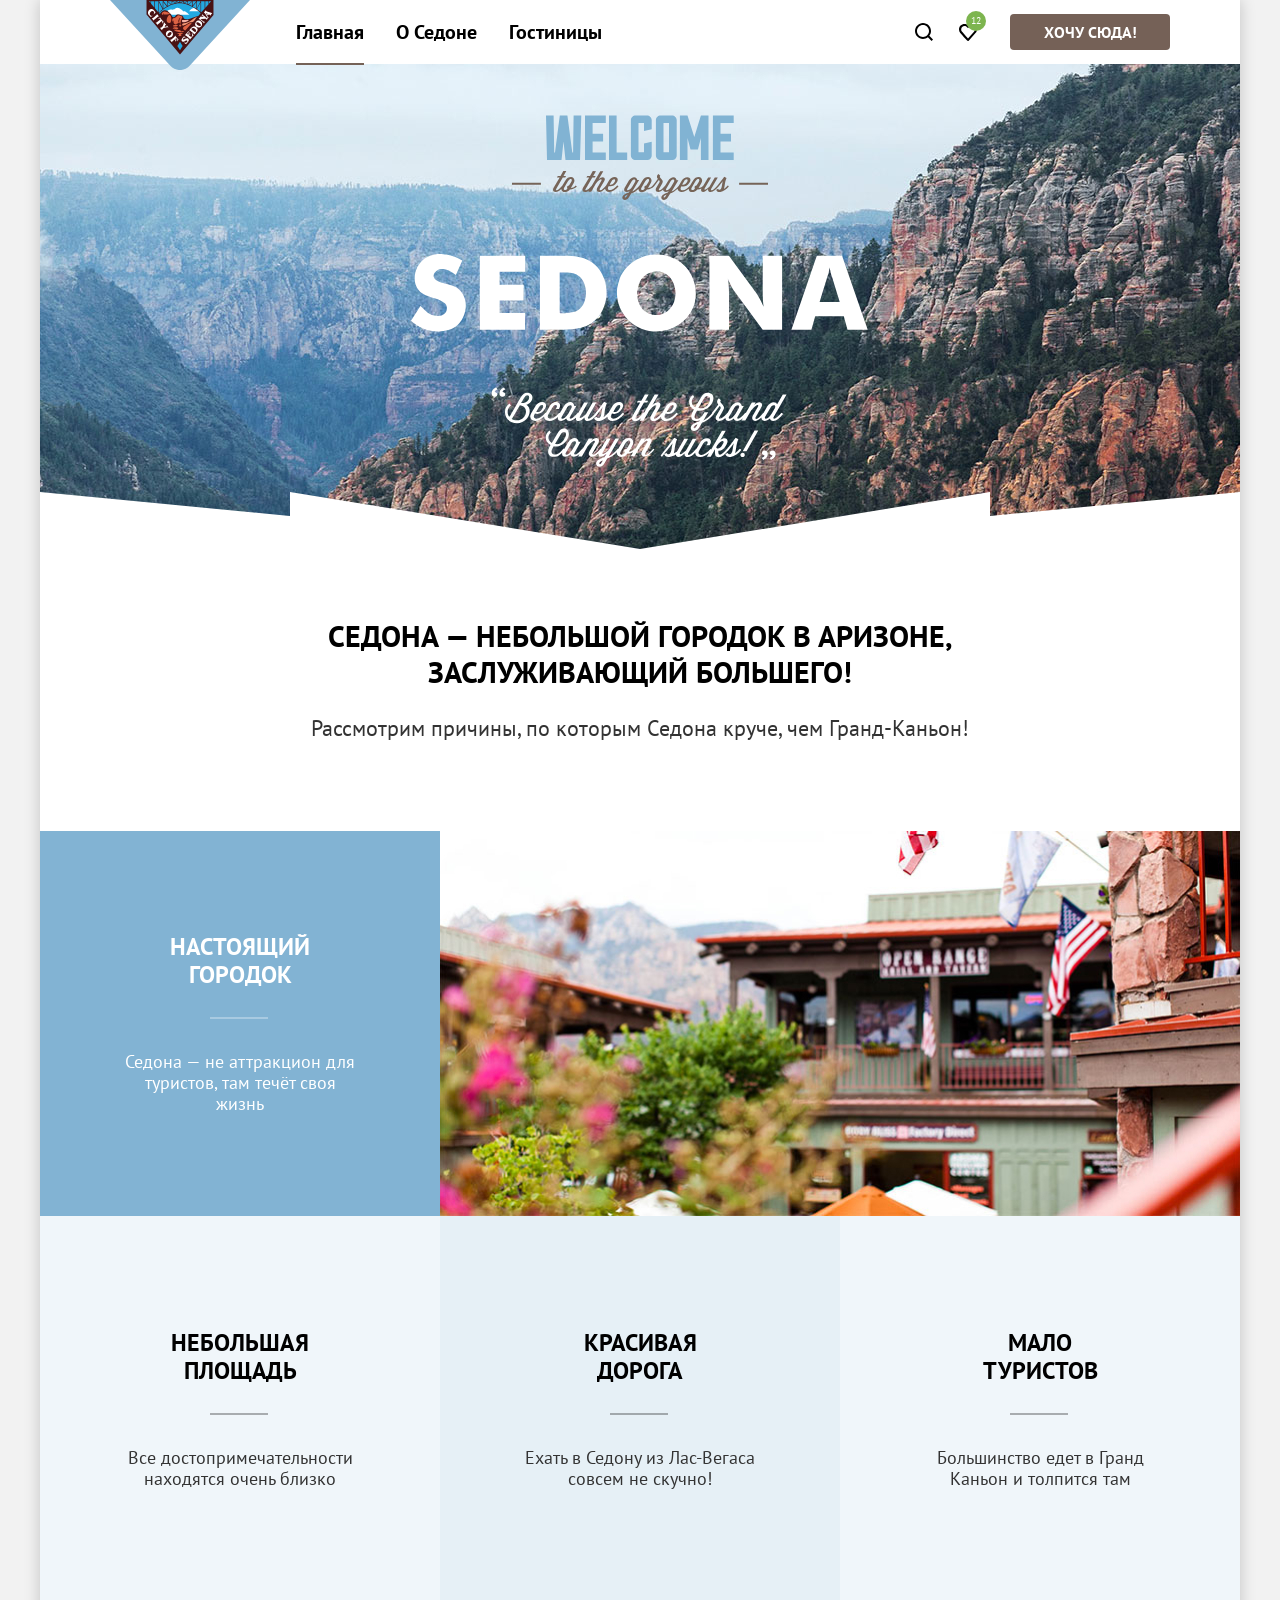
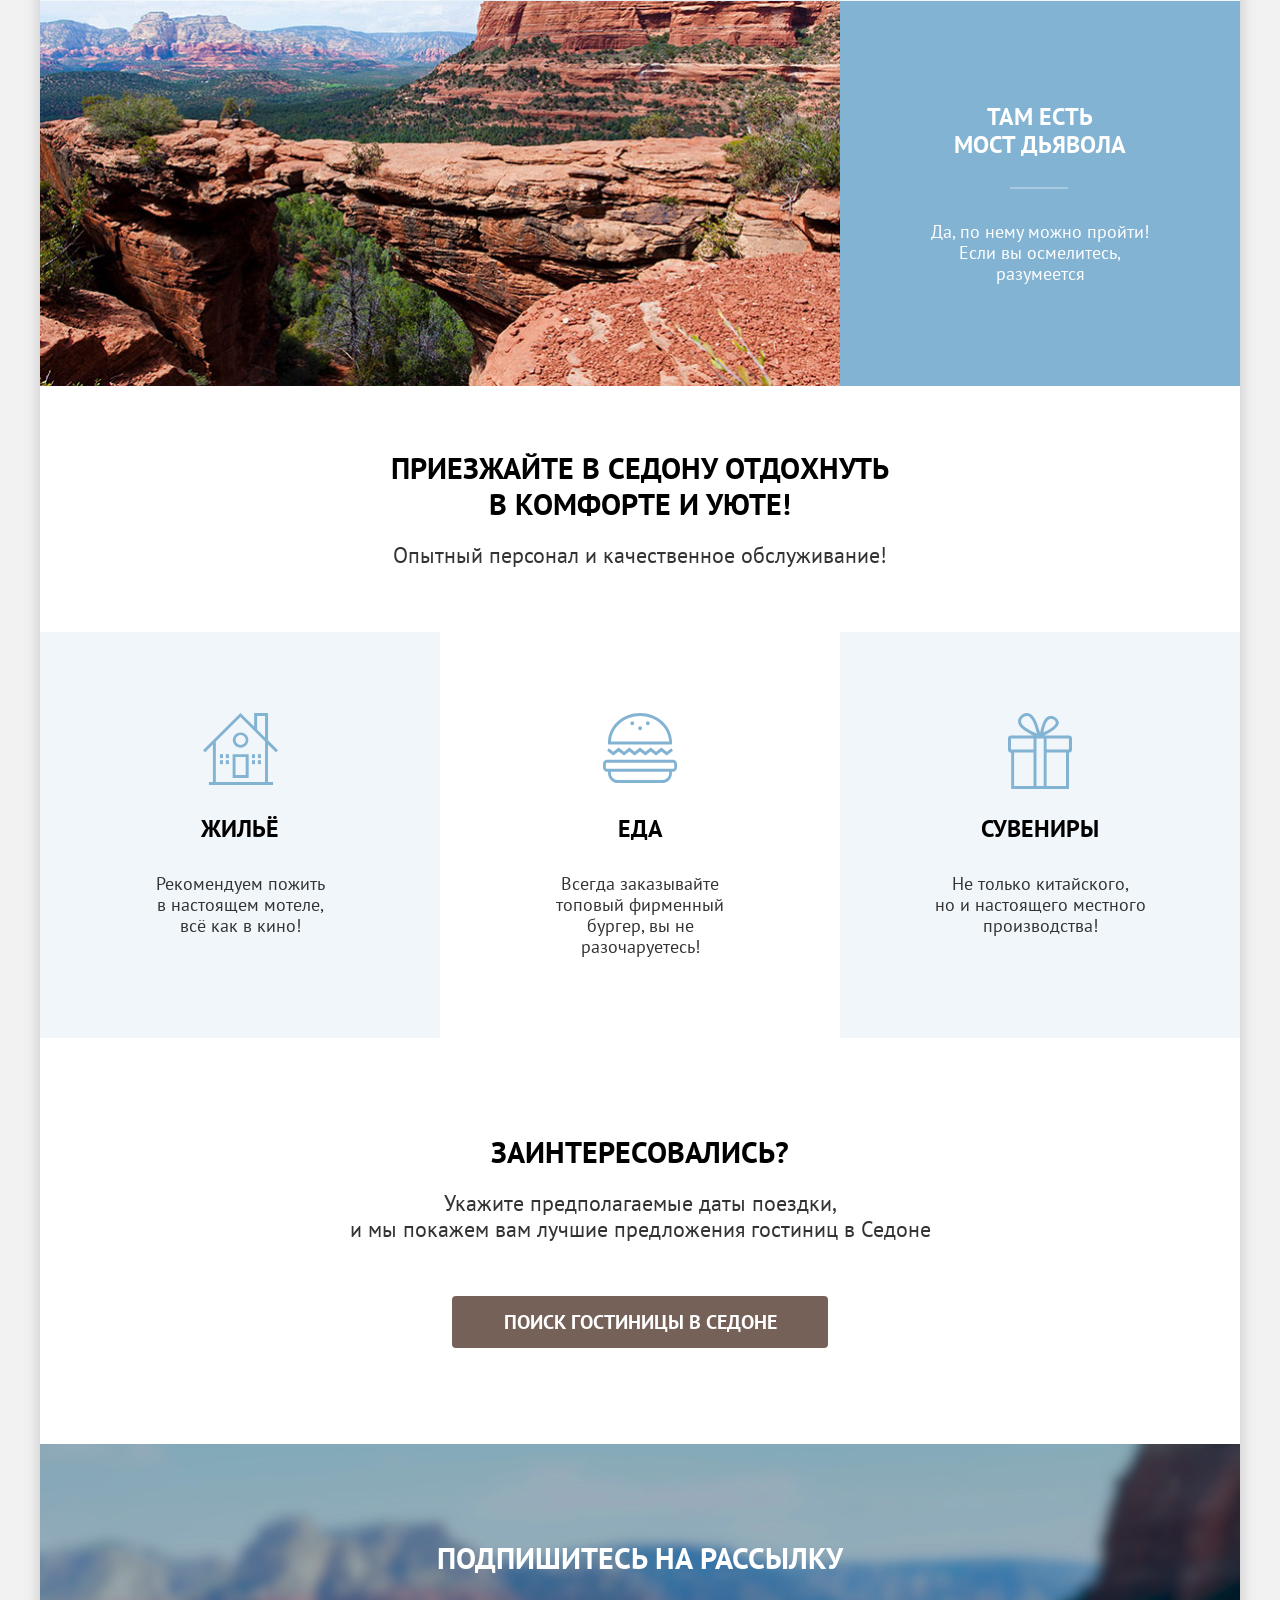
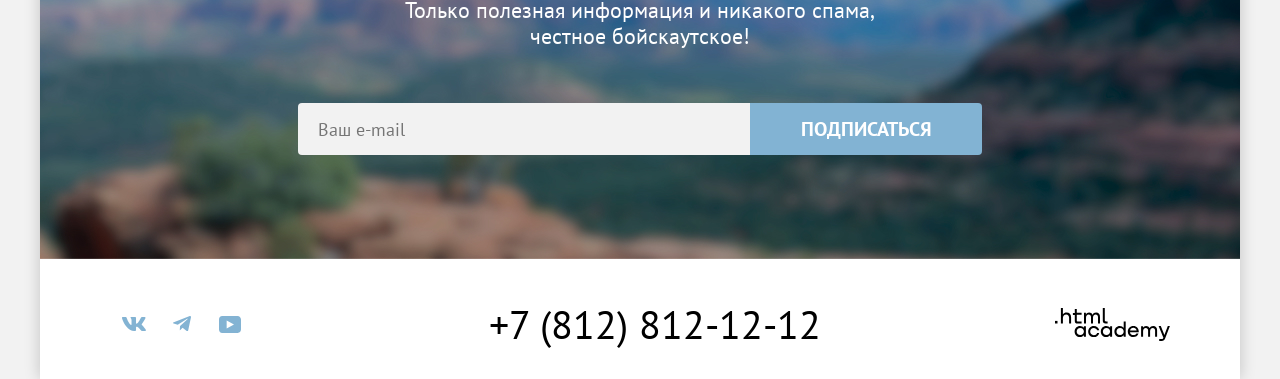
<file: index.html>
<!DOCTYPE html>

<html lang="ru">

  <head>

    <meta charset="utf-8">
    <title>HTML Academy: Седона</title>
    <link rel="shortcut icon" href="./favicon.ico" sizes="32x32" type="image/x-icon">
    <link rel="stylesheet" href="./styles/styles.css">

  </head>

  <body>

    <div class="page-container">

      <header class="page-header" data-test="header">
        <!-- Шапка сайта -->

        <a class="logo logo__header" href="./index.html">

          <img class="logo__images" src="./images/decorative/sedona-logo.svg"
            width="140" height="70" alt="Логотип Седоны">

        </a>

        <nav class="navigation-menu">

          <ul class="navigation-menu-list">

            <li class="navigation-menu-item">

              <a class="navigation-menu-link navigation-menu-link__active
                title title__smaller" href="#">
                Главная
              </a>

            </li>

            <li class="navigation-menu-item">

              <a class="navigation-menu-link title title__smaller" href="#">
                О Седоне
              </a>

            </li>

            <li class="navigation-menu-item">

              <a class="navigation-menu-link title title__smaller"
                href="./catalog.html">
                Гостиницы
              </a>

            </li>

          </ul>

        </nav>

        <ul class="user-menu-list">

          <li class="user-menu-item">

            <a class="user-menu-link user-menu-link__search" href="#">
              <span class="visually-hidden">Поиск</span>
            </a>

          </li>

          <li class="user-menu-item">

            <a class="user-menu-link user-menu-link__favorites" href="#">
              <span class="visually-hidden">Избранное</span>
              <span class="favorite-count">12</span>
            </a>

          </li>

        </ul>

        <a class="button button__user-menu" href="#">
          ХОЧУ СЮДА!
        </a>

      </header>

      <main class="main" data-test="main">
        <!-- Основное содержимое страницы -->

        <section class="hero" data-test="hero">

          <h1 class="visually-hidden">
            Сайт города Седона
          </h1>

          <img class="hero-img" src="./images/decorative/welcome.svg"
            width="458" height="352" alt="Welcome to the gorgeous Sedona,
            because the Grand Canyon sucks!">

        </section>

        <section class="advantages" data-test="advantages">

          <header class="advantages-header">

            <h2 class="title title__medium advantages-header-title">
              Седона — небольшой городок в Аризоне, заслуживающий большего!
            </h2>

            <p class="text text__secondary">
              Рассмотрим причины, по которым Седона круче, чем Гранд-Каньон!
            </p>

          </header>

          <ul class="advantages-list">

            <li class="advantages-item advantages-item__with-picture-right">

              <div class="advantages-item-text">

                <h3 class="title title__small text__on-bg advantages-item-title
                  advantages-item-title__on-bg">
                  Настоящий городок
                </h3>

                <p class="text text__small text__on-bg">
                  Седона — не аттракцион для туристов, там течёт своя жизнь
                </p>

              </div>

              <img class="advantages-photo" src="./images/photo-1.jpg"
                width="800" height="385" alt="Части улицы Седоны">

            </li>

            <li class="advantages-item">

              <div class="advantages-item-text">

                <h3 class="title title__small advantages-item-title">
                  Небольшая площадь
                </h3>

                <p class="text text__small text__secondary">
                  Все достопримечательности находятся очень близко
                </p>

              </div>

            </li>

            <li class="advantages-item">

              <div class="advantages-item-text">

                <h3 class="title title__small advantages-item-title">
                  Красивая дорога
                </h3>

                <p class="text text__small text__secondary">
                  Ехать в Седону из Лас-Вегаса совсем не скучно!
                </p>

              </div>

            </li>

            <li class="advantages-item">

              <div class="advantages-item-text">

                <h3 class="title title__small advantages-item-title">
                  Мало туристов
                </h3>

                <p class="text text__small text__secondary">
                  Большинство едет в Гранд Каньон и толпится там
                </p>

              </div>

            </li>

            <li class="advantages-item advantages-item__with-picture-left">

              <div class="advantages-item-text">

                <h3 class="title title__small text__on-bg advantages-item-title
                  advantages-item-title__on-bg">
                  Там есть<br>мост дьявола
                </h3>

                <p class="text text__small text__on-bg">
                  Да, по нему можно пройти! Если вы осмелитесь, разумеется
                </p>

              </div>

              <img class="advantages-photo" src="./images/photo-2.jpg"
                width="800" height="385" alt="Большая природная каменная врка">

            </li>

          </ul>

        </section>

        <section class="service" data-test="service">

          <header class="service-header">

            <h2 class="title title__medium service-header-title">
              Приезжайте в Седону отдохнуть в комфорте и уюте!
            </h2>

            <p class="text text__secondary">
              Опытный персонал и качественное обслуживание!
            </p>

          </header>

          <ul class="service-list">

            <li class="service-item service-item__home">

              <h3 class="title title__small service-item-title">
                Жильё
              </h3>

              <p class="text text__small text__secondary">
                Рекомендуем пожить<br>в настоящем мотеле,<br>всё как в кино!
              </p>

            </li>

            <li class="service-item service-item__food">

              <h3 class="title title__small service-item-title">
                Еда
              </h3>

              <p class="text text__small text__secondary">
                Всегда заказывайте<br>топовый фирменный бургер, вы не разочаруетесь!
              </p>

            </li>

            <li class="service-item service-item__souvenir">

              <h3 class="title title__small service-item-title">
                Сувениры
              </h3>

              <p class="text text__small text__secondary">
                Не только китайского,<br>но и настоящего местного производства!
              </p>

            </li>

          </ul>

        </section>

        <section class="search" data-test="search">

          <h2 class="visually-hidden">
            Поиск гостинницы
          </h2>

          <p class="title title__medium search-title">
            Заинтересовались?
          </p>

          <p class="text text__secondary search-text">
            Укажите предполагаемые даты поездки,<br>и мы покажем вам
            лучшие предложения гостиниц в Седоне
          </p>

          <button class="button button__big-text button__search" type="button"
            onclick="document.getElementById('search-hotel').showModal()">
            Поиск гостиницы в Седоне
          </button>

        </section>

        <section class="subscribe subscribe__main" data-test="subscribe">

          <h2 class="title title__medium text__on-bg subscribe-title">
            Подпишитесь на рассылку
          </h2>

          <p class="text text__on-bg subscribe-text">
            Только полезная информация и никакого спама,<br>
            честное бойскаутское!
          </p>

          <form class="subscription-form" action="https://echo.htmlacademy.ru/"
            method="post">

            <label class="visually-hidden" for="subscriptions-email">
              Email
            </label>

            <input class="input input__subscriptions" type="email"
              name="subscriptions-email" id="subscriptions-email" placeholder="Ваш e-mail"
              required>

            <button class="button button__big-text button__secondary
              button__subscribe" type="submit">
              Подписаться
            </button>

          </form>

        </section>

      </main>

      <footer class="page-footer" data-test="footer">
        <!-- подвал сайта -->

        <ul class="social-list">

          <li class="social-item">

            <a class="social-link social-link__vk" href="https://vk.com/htmlacademy">
              <span class="visually-hidden">Ссылка на страницу в ВК</span>
            </a>

          </li>

          <li class="social-item">

            <a class="social-link social-link__tg" href="https://t.me/htmlacademy">
              <span class="visually-hidden">Ссылка на группу в Telegram</span>
            </a>

          </li>

          <li class="social-item">

            <a class="social-link social-link__youtube"
              href="https://www.youtube.com/user/htmlacademyru">
              <span class="visually-hidden">Ссылка на канал в YouTube</span>
            </a>

          </li>

        </ul>

        <a class="phone-link text text__phone" href="tel:+78128121212">
          +7 (812) 812-12-12
        </a>

        <a class="logo logo__html-academy"
          href="https://htmlacademy.ru/intensive/htmlcss">
          <span class="visually-hidden">Ссылка на курс HtmlAcademy</span>
        </a>

      </footer>

      <dialog class="modal" id="search-hotel">
        <!-- модальное окно -->

        <button class="close-modal" type="button"
          onclick="document.getElementById('search-hotel').close()">
          <span class="visually-hidden">
            Закрыть
          </span>
        </button>

        <section class="modal-content">

          <h2 class="title title__medium search-form-title">
            Поиск гостиницы в Седоне
          </h2>

          <form class="search-hotel-form" action="https://echo.htmlacademy.ru/"
              method="post">

            <p class="title title__smaller text__arrival-date">
              Дата заезда:
            </p>

            <label class="label-date" for="arrival-date">
              <input class="input input__date" type="text" id="arrival-date"
                name="arrival-date" placeholder="Введите дату"
                value="27 апреля 2020" required>
            </label>

            <p class="text text__smaller text__error
              text__modal-date-arrival">
              Мы не можем отправить вас в прошлое.
            </p>

            <p class="title title__smaller text__departure-date">
              Дата выезда:
            </p>

            <label class="label-date label-date__departure" for="departure-date">
              <input class="input input__date" type="text" id="departure-date"
                name="departure-date" placeholder="Введите дату"
                value="1 сентября 2023" required>
            </label>

            <p class="text text__smaller text__modal-date-departure">
              На эти даты есть свободные номера. Пока есть.
            </p>

            <div class="persons">

              <div class="person-count person-count__adults">

                <p class="title title__smaller person-definition">
                  Взрослые:
                </p>

                <div class="count-wrapper">

                  <button class="button-count button-count-plus" type="button"
                    name="burron-count-plus-adults">
                    <span class="visually-hidden">
                      Кнопка плюс
                    </span>
                  </button>

                  <label class="label-count" for="adults">
                    <input class="input input__count" type="number"
                      id="adults" name="adults" value="2" required>
                  </label>

                  <button class="button-count button-count-minus" type="button"
                    name="burron-count-minus-adults">
                    <span class="visually-hidden">
                      Кнопка минус
                    </span>
                  </button>

                </div>

              </div>

              <div class="person-count person-count__children">

                <div class="text-children-wrapper">

                  <p class="title title__smaller person-definition">
                    Дети:
                  </p>

                  <button class="button-info" type="button">

                    <span class="visually-hidden">
                      Подсказка о количестве детей
                    </span>

                    <span class="text text__on-bg text__tooltip">
                    Укажите количество детей, которые будут с вами,
                    возраст которых от 6 до 18 лет. Дети до 6 лет
                    размещаются бесплатно.
                  </span>

                  </button>

                </div>

                <div class="count-wrapper">

                  <button class="button-count button-count-plus" type="button"
                    name="burron-count-plus-children">
                    <span class="visually-hidden">
                      Кнопка плюс
                    </span>
                  </button>

                  <label class="label-count" for="children">
                    <input class="input input__count" type="number"
                      id="children" name="children" value="2" required>
                  </label>

                  <button class="button-count button-count-minus" type="button"
                    name="burron-count-minus-children">
                    <span class="visually-hidden">
                      Кнопка минус
                    </span>
                  </button>

                </div>

              </div>

            </div>

            <button class="button button__secondary button__search-modal"
              type="submit">
              Найти
            </button>

          </form>

        </section>

      </dialog>

    </div>

  </body>

</html>
</file>
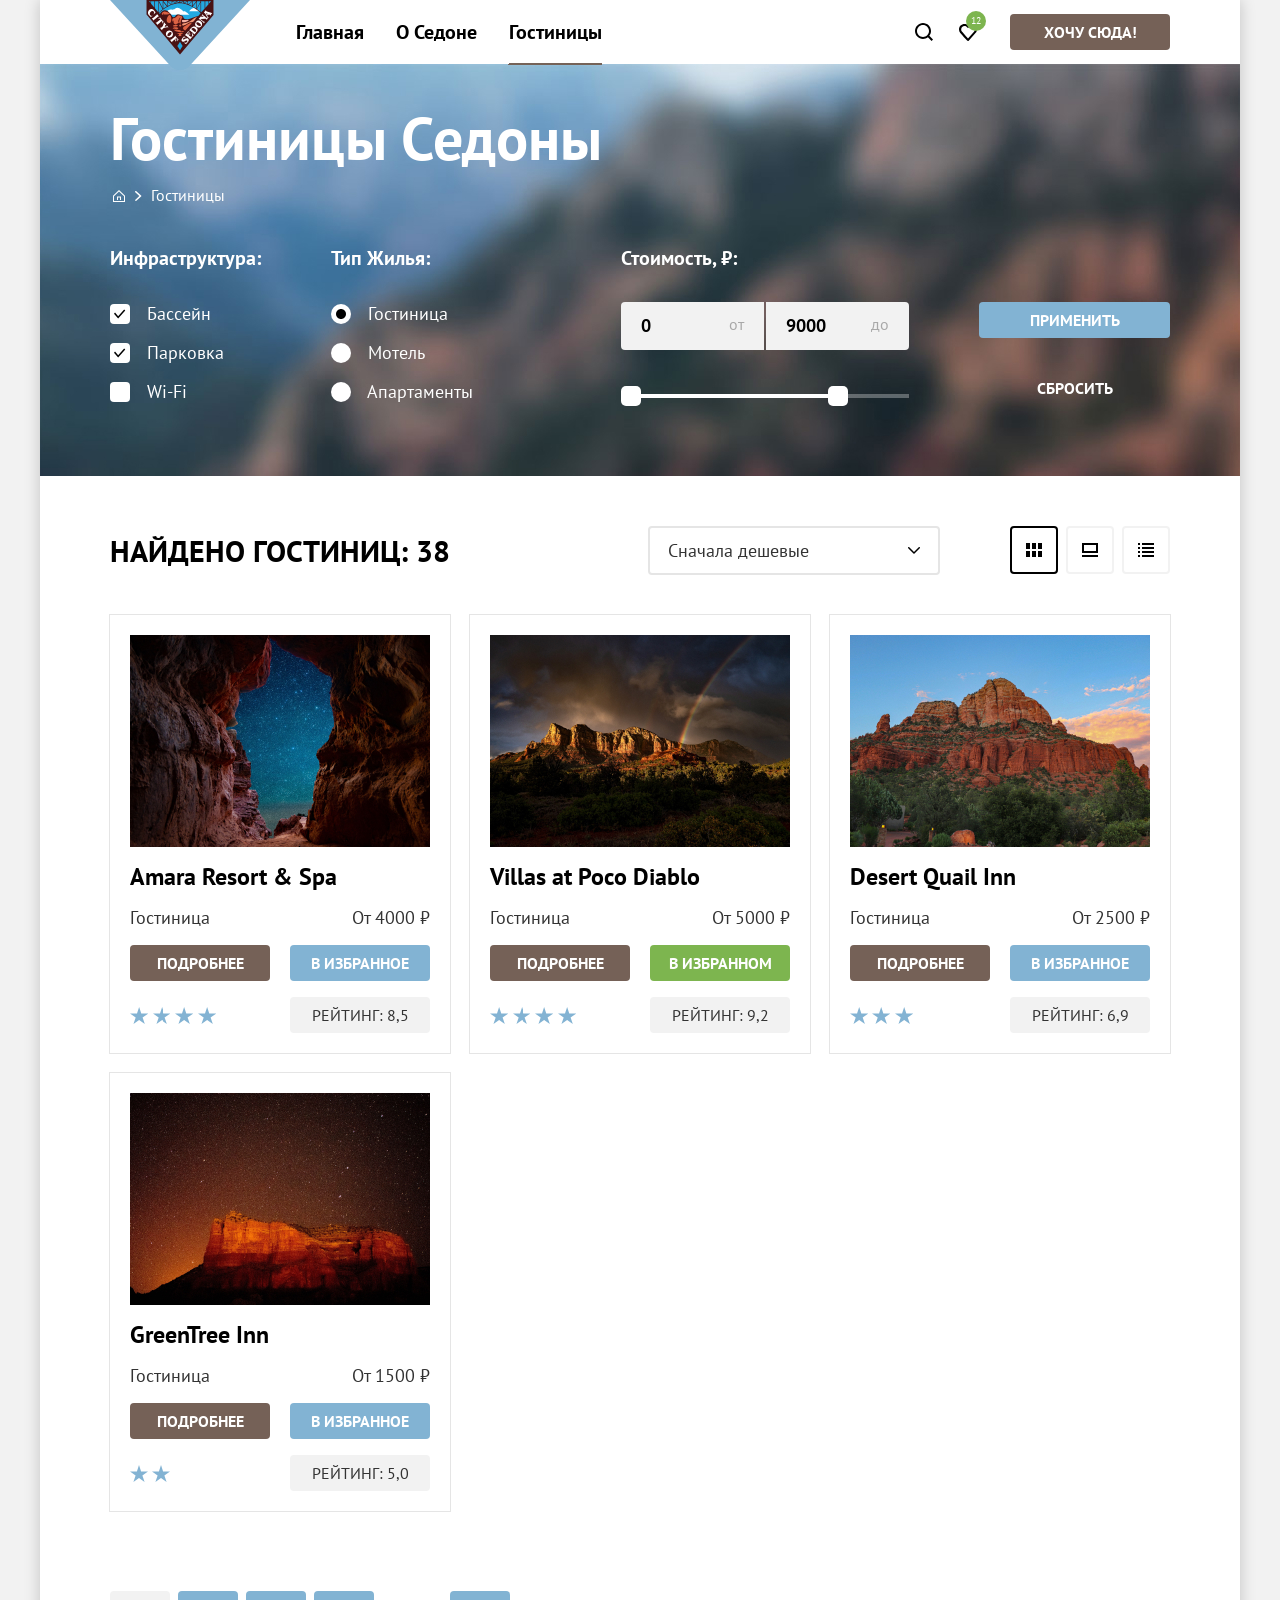
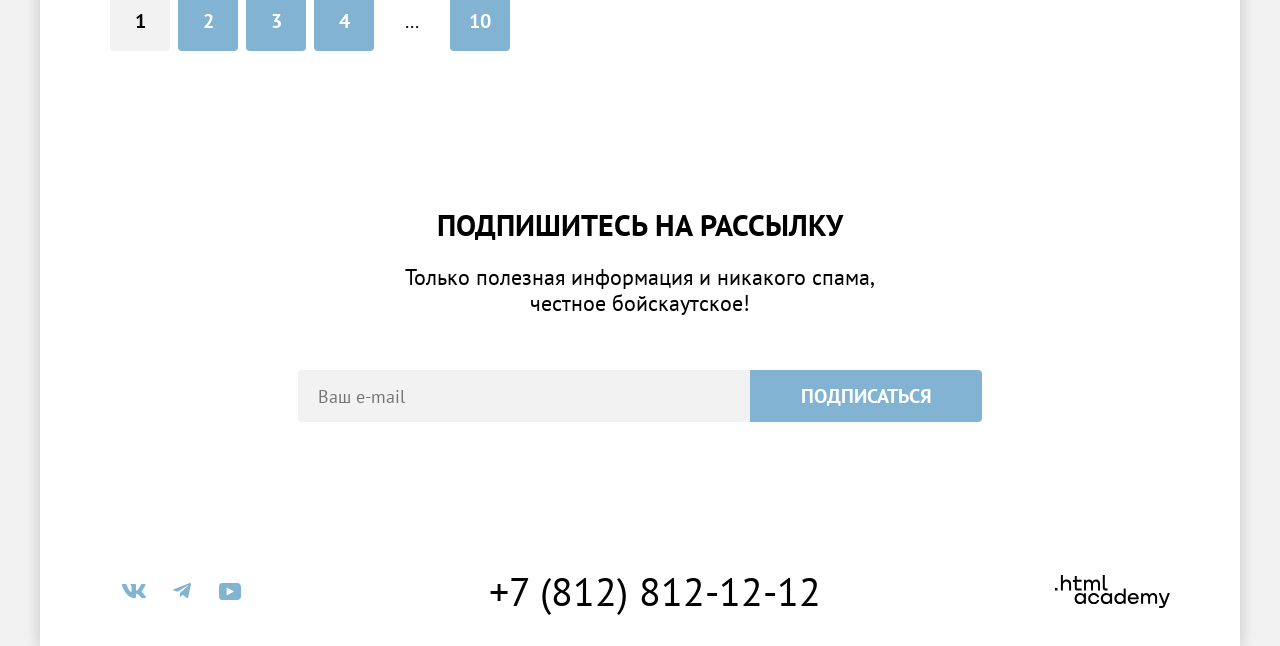
<file: catalog.html>
<!DOCTYPE html>

<html lang="ru">

  <head>

    <meta charset="utf-8">
    <title>HTML Academy: Седона</title>
    <link rel="shortcut icon" href="./favicon.ico" sizes="32x32" type="image/x-icon">
    <link rel="stylesheet" href="./styles/styles.css">

  </head>

  <body>

    <div class="page-container">

      <header class="page-header" data-test="header">
        <!-- Шапка сайта -->

        <a class="logo logo__header" href="./index.html">

          <img class="logo__images" src="./images/decorative/sedona-logo.svg"
            width="140" height="70" alt="Логотип Седоны">

        </a>

        <nav class="navigation-menu">

          <ul class="navigation-menu-list">

            <li class="navigation-menu-item">

              <a class="navigation-menu-link title title__smaller" href="./index.html">
                Главная
              </a>

            </li>

            <li class="navigation-menu-item">

              <a class="navigation-menu-link title title__smaller" href="#">
                О Седоне
              </a>

            </li>

            <li class="navigation-menu-item">

              <a class="navigation-menu-link title title__smaller
                 navigation-menu-link__active" href="#">
                Гостиницы
              </a>

            </li>

          </ul>

        </nav>

        <ul class="user-menu-list">

          <li class="user-menu-item">

            <a class="user-menu-link user-menu-link__search" href="#">
              <span class="visually-hidden">Поиск</span>
            </a>

          </li>

          <li class="user-menu-item">

            <a class="user-menu-link user-menu-link__favorites" href="#">
              <span class="visually-hidden">Избранное</span>
              <span class="favorite-count">12</span>
            </a>

          </li>

        </ul>

        <a class="button button__user-menu" href="#">
          ХОЧУ СЮДА!
        </a>

      </header>

      <main class="main" data-test="main">
        <!-- Основное содержимое страницы -->

        <section class="catalog-section-header">

          <h1 class="title title__big text__on-bg catalog-section-title">
            Гостиницы Седоны
          </h1>

          <nav class="breadcrubs">

            <ul class="breadcrubs-list">

              <li class="breadcrubs-item">

                <a class="breadcrubs-link breadcrubs-link__home"
                  href="./index.html">
                  <span class="visually-hidden">Главная</span>
                </a>

              </li>

              <li class="breadcrubs-item">

                <a class="breadcrubs-link text__smaller text__on-bg"
                  aria-current="page">
                  Гостиницы
                </a>

              </li>

            </ul>

          </nav>

          <form class="catalog-filter-form" method="get"
            action="https://echo.htmlacademy.ru/" data-test="filter">

            <div class="filter-wrapper">

              <fieldset class="form-group">

                <legend class="title title__smaller text__on-bg form-group-legend">
                  Инфраструктура:
                </legend>

                <label class="text label__form text__on-bg checkbox-label"
                  for="pool">
                  <input class="checkbox" type="checkbox" name="pool" id="pool" checked>
                  Бассейн
                </label>

                <label class="label__form text__on-bg checkbox-label"
                  for="parking">
                  <input class="checkbox" type="checkbox" name="parking" id="parking" checked>
                  Парковка
                </label>

                <label class="label__form text__on-bg checkbox-label"
                  for="wifi">
                  <input class="checkbox" type="checkbox" name="wifi" id="wifi">
                  Wi-Fi
                </label>

              </fieldset>

              <fieldset class="form-group">

                <legend class="title title__smaller text__on-bg form-group-legend">
                  Тип жилья:
                </legend>

                <label class="label__form text__on-bg radio-label"
                  for="hotel-type-hotel">
                  <input class="radio-button" type="radio" name="hotel-type"
                    value="hotel" id="hotel-type-hotel" checked>
                  Гостиница
                </label>

                <label class="label__form text__on-bg radio-label"
                  for="hotel-type-motel">
                  <input class="radio-button" type="radio" name="hotel-type"
                    value="motel" id="hotel-type-motel">
                  Мотель
                </label>

                <label class="label__form text__on-bg radio-label"
                  for="hotel-type-apartments">
                  <input class="radio-button" type="radio" name="hotel-type"
                    value="apartments" id="hotel-type-apartments">
                  Апартаменты
                </label>

              </fieldset>

            </div>

            <div class="price-with-button-wrapper">

              <fieldset class="form-group form-group-price">

                <legend class="title title__smaller text__on-bg form-group-legend">
                  Стоимость, ₽:
                </legend>

                <div class="form-group-price-label-wrapper">

                  <label class="label-price" for="min-price">
                    <input class="text input input-price" type="number"
                      placeholder="0" name="min-price" id="min-price"
                      required>
                      <span class="input-text">от</span>
                  </label>

                  <label class="label-price" for="max-price">
                    <input class="text input input-price" type="number"
                      placeholder="9000" name="max-price" id="max-price"
                      required>
                      <span class="input-text">до</span>
                  </label>

                </div>

                <div class="form-group-price-range">

                  <span class="visually-hidden">
                    Диапазон цен
                  </span>

                  <div class="price-interval">

                    <button class="range-toogle range-toogle__min" type="button">
                      <span class="visually-hidden">
                        Минимальная цена
                      </span>
                    </button>

                    <button class="range-toogle range-toogle__max" type="button">
                      <span class="visually-hidden">
                        Максимальная цена
                      </span>
                    </button>

                  </div>

                </div>

              </fieldset>

              <div class="form-group-wrapper">

                <button class="button button__secondary button__cataloge-filter"
                  type="submit">
                  Применить
                </button>

                <button class="button button__reset  button__cataloge-filter"
                  type="reset">
                  Сбросить
                </button>

              </div>

            </div>

          </form>

        </section>

        <section class="catalog" data-test="catalog">

          <header class="catalog-header">

            <h2 class="title title__medium catalog-header-title">
              Найдено гостиниц: 38
            </h2>

            <div class="catalog-filter-wrapper">

              <select class="text text__small text__secondary catalog-select"
                name="catalog-sort" id="catalog-sort">

                <option class="catalog-option" value="from_min_price">
                  Сначала дешевые
                </option>
                <option class="catalog-option" value="from_max_price">
                  Сначала дорогие
                </option>
                <option class="catalog-option" value="from_popular">
                  Сначала популярные
                </option>

              </select>

              <ul class="card-view-list">

                <li class="card-view-item">

                  <a class="card-view-link card-view-link__active
                    card-view-link__tile"
                    href="./catalog.html?view=tile">
                    <span class="visually-hidden">Показать плитками</span>
                  </a>

                </li>

                <li class="card-view-item">

                  <a class="card-view-link card-view-link__card"
                    href="./catalog.html?view=card">
                    <span class="visually-hidden">Показать карточками</span>
                  </a>

                </li>

                <li class="card-view-item">

                  <a class="card-view-link card-view-link__list"
                    href="./catalog.html?view=list">
                    <span class="visually-hidden">Показать списком</span>
                  </a>

                </li>

              </ul>

            </div>


          </header>

          <ul class="card-list">

            <li class="card-item">

              <a class="card-link card-link__header" href="#" tabindex="-1">
                <h3 class="title title__small-nonecase">
                  Amara Resort & Spa
                </h3>
              </a>

              <a class="card-link card-link__image" href="#" tabindex="-1">
                <img class="card-img" src="./images/hotel-1.jpg"
                  width="300" height="212" alt="Вид на звездное небо
                  из горного ущелья">
              </a>

              <p class="text text__small text__secondary">
                Гостиница
              </p>

              <p class="text text__small text__right text__secondary">
                От 4000 ₽
              </p>

              <a class="card-link button" href="#">
                Подробнее
              </a>

              <button class="button button__secondary" type="button">
                В избранное
              </button>

              <p class="card-list-stars card-list-stars__four-star">
                <span class="visually-hidden">4 звезды</span>
              </p>

              <p class="text-rating text__secondary">
                Рейтинг: 8,5
              </p>

            </li>

            <li class="card-item">

              <a class="card-link card-link__header" href="#" tabindex="-1">
                <h3 class="title title__small-nonecase">
                  Villas at Poco Diablo
                </h3>
              </a>

              <a class="card-link card-link__image" href="#" tabindex="-1">
                <img class="card-img" src="./images/hotel-2.jpg"
                  width="300" height="212" alt="Вид на горный массив,
                  освещенный солнцем, и радугу">
              </a>

              <p class="text text__small text__secondary">
                Гостиница
              </p>

              <p class="text text__small text__right text__secondary">
                От 5000 ₽
              </p>

              <a class="card-link button" href="#">
                Подробнее
              </a>

              <button class="button button__selected" type="button">
                В избранном
              </button>

              <p class="card-list-stars card-list-stars__four-star">
                <span class="visually-hidden">4 звезды</span>
              </p>

              <p class="text-rating text__secondary">
                Рейтинг: 9,2
              </p>

            </li>

            <li class="card-item">

              <a class="card-link card-link__header" href="#" tabindex="-1">
                <h3 class="title title__small-nonecase">
                  Desert Quail Inn
                </h3>
              </a>

              <a class="card-link card-link__image" href="#" tabindex="-1">
                <img class="card-img" src="./images/hotel-3.jpg"
                  width="300" height="212" alt="Лес перед горой, на фоне
                  вечернего неба">
              </a>

              <p class="text text__small text__secondary">
                Гостиница
              </p>

              <p class="text text__small text__right text__secondary">
                От 2500 ₽
              </p>

              <a class="card-link button" href="#">
                Подробнее
              </a>

              <button class="button button__secondary" type="button">
                В избранное
              </button>

              <p class="card-list-stars card-list-stars__three-star">
                <span class="visually-hidden">3 звезды</span>
              </p>

              <p class="text-rating text__secondary">
                Рейтинг: 6,9
              </p>

            </li>

            <li class="card-item">

              <a class="card-link card-link__header" href="#" tabindex="-1">
                <h3 class="title title__small-nonecase">
                  GreenTree Inn
                </h3>
              </a>

              <a class="card-link card-link__image" href="#" tabindex="-1">
                <img class="card-img" src="./images/hotel-4.jpg"
                  width="300" height="212" alt="Гора на фоне звездного неба">
              </a>

              <p class="text text__small text__secondary">
                Гостиница
              </p>

              <p class="text text__small text__right text__secondary">
                От 1500 ₽
              </p>

              <a class="card-link button" href="#">
                Подробнее
              </a>

              <button class="button button__secondary" type="button">
                В избранное
              </button>

              <p class="card-list-stars card-list-stars__two-star">
                <span class="visually-hidden">2 звезды</span>
              </p>

              <p class="text-rating text__secondary">
                Рейтинг: 5,0
              </p>

            </li>

          </ul>

          <ul class="pagination-list">

            <li class="pagination-item">
              <a class="pagination-link pagination-link-current">1</a>
            </li>

            <li class="pagination-item">
              <a class="pagination-link" href="#">2</a>
            </li>

            <li class="pagination-item">
              <a class="pagination-link" href="#">3</a>
            </li>

            <li class="pagination-item">
              <a class="pagination-link" href="#">4</a>
            </li>

            <li class="pagination-item">
              <span class="pagination-content">...</span>
            </li>

            <li class="pagination-item">
              <a class="pagination-link" href="#">10</a>
            </li>

          </ul>

        </section>


        <section class="subscribe" data-test="subscribe">

          <h2 class="title title__medium subscribe-title">
            Подпишитесь на рассылку
          </h2>

          <p class="text subscribe-text">
            Только полезная информация и никакого спама,<br>
            честное бойскаутское!
          </p>

          <form class="subscription-form" action="https://echo.htmlacademy.ru/"
            method="post">

            <label class="visually-hidden" for="subscriptions-email">
              Email
            </label>

            <input class="input input__subscriptions" type="email"
              name="subscriptions-email" id="subscriptions-email"
              placeholder="Ваш e-mail" required>

            <button class="button button__big-text button__secondary
              button__subscribe" type="submit">
              Подписаться
            </button>

          </form>

        </section>

      </main>

       <footer class="page-footer" data-test="footer">
        <!-- подвал сайта -->

        <ul class="social-list">

          <li class="social-item">

            <a class="social-link social-link__vk" href="https://vk.com/htmlacademy">
              <span class="visually-hidden">Ссылка на страницу в ВК</span>
            </a>

          </li>

          <li class="social-item">

            <a class="social-link social-link__tg" href="https://t.me/htmlacademy">
              <span class="visually-hidden">Ссылка на группу в Telegram</span>
            </a>

          </li>

          <li class="social-item">

            <a class="social-link social-link__youtube"
              href="https://www.youtube.com/user/htmlacademyru">
              <span class="visually-hidden">Ссылка на канал в YouTube</span>
            </a>

          </li>

        </ul>

        <a class="phone-link text text__phone" href="tel:+78128121212">
          +7 (812) 812-12-12
        </a>

        <a class="logo logo__html-academy"
          href="https://htmlacademy.ru/intensive/htmlcss">
          <span class="visually-hidden">Ссылка на курс HtmlAcademy</span>
        </a>

      </footer>

    </div>

  </body>

</html>
</file>
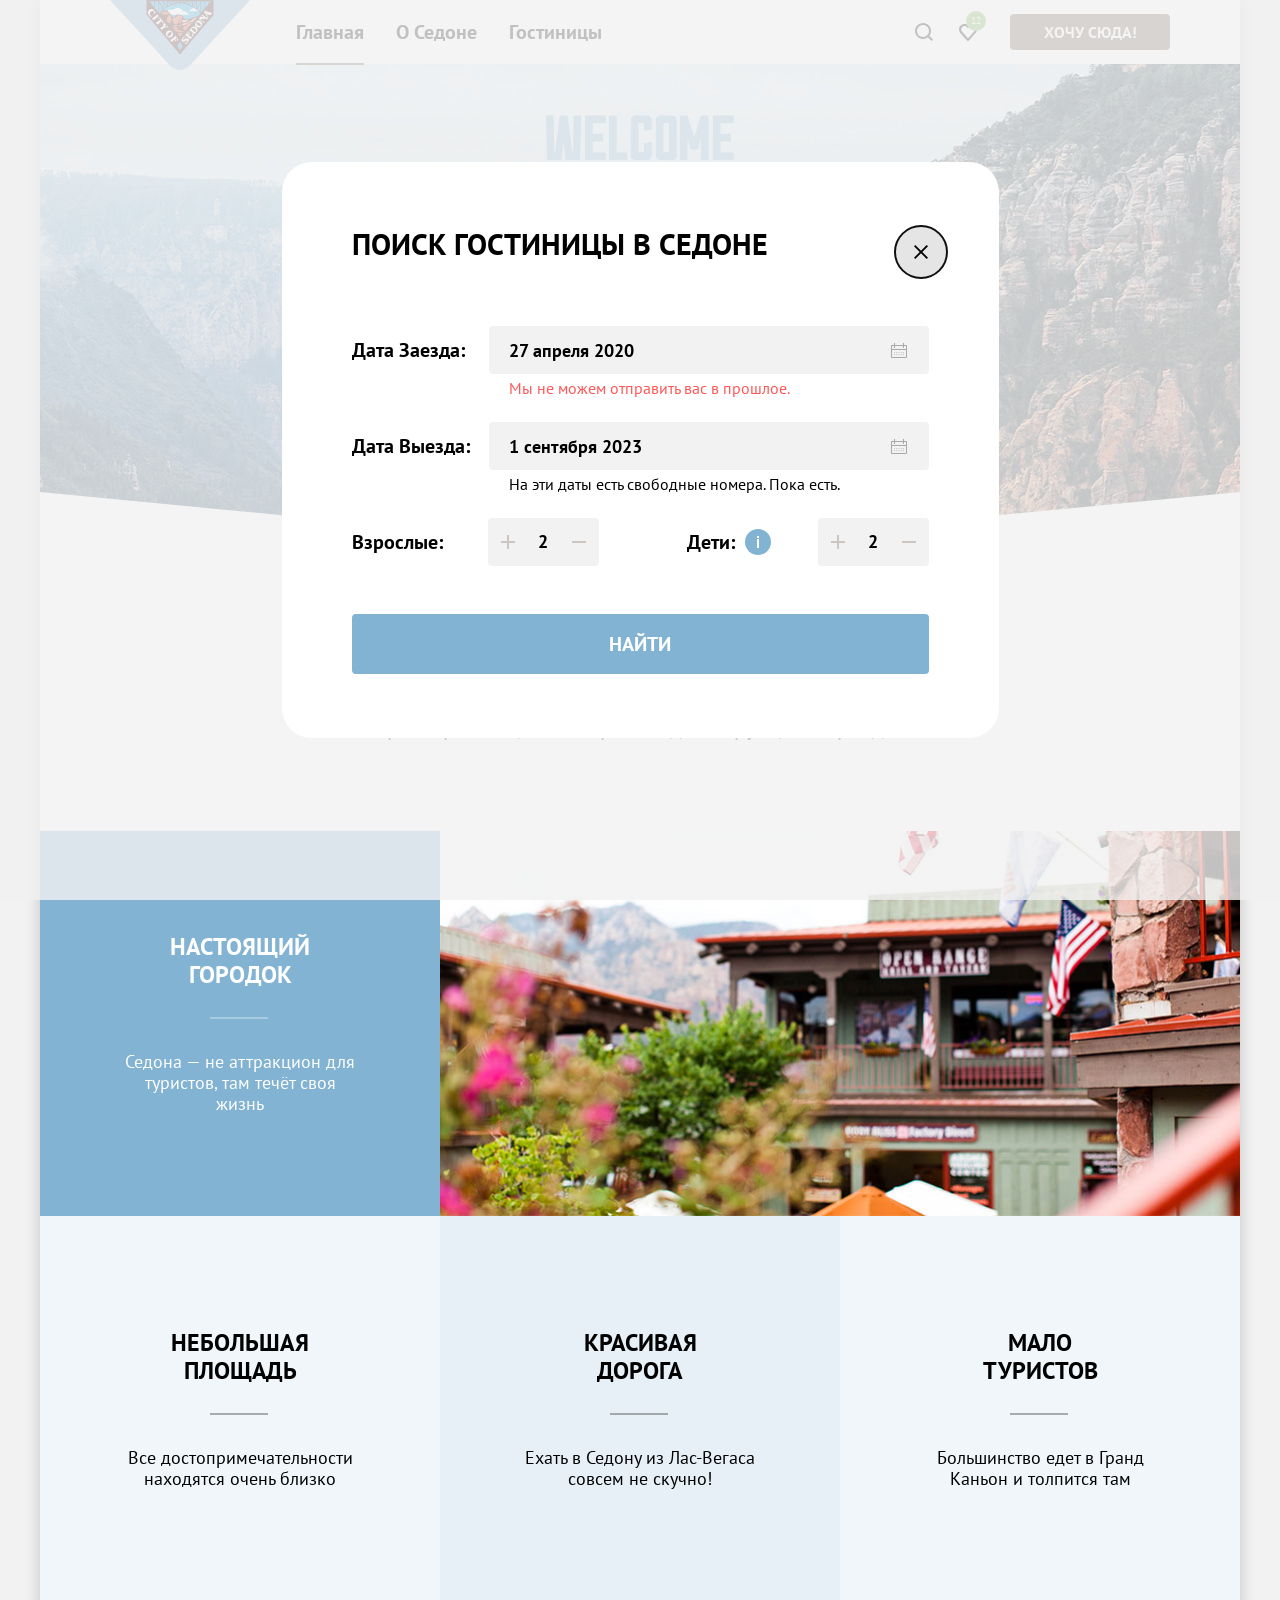
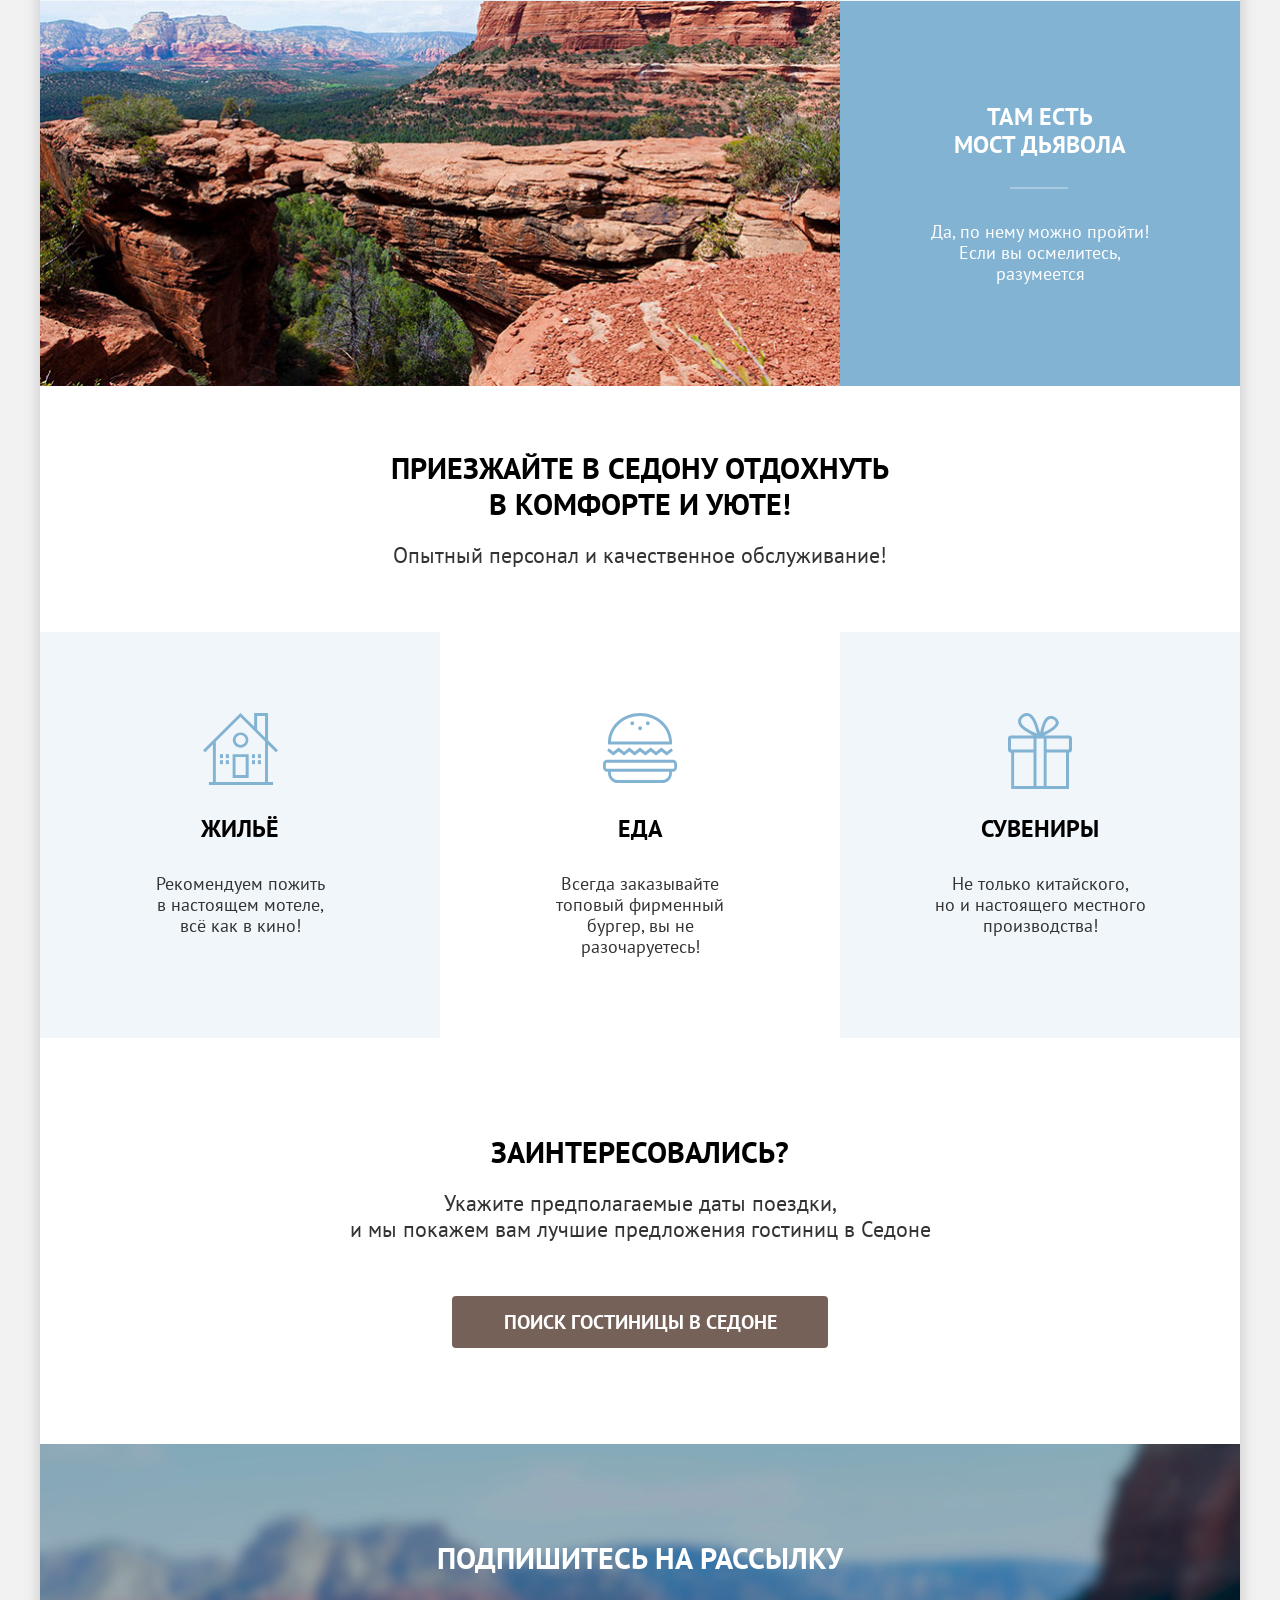
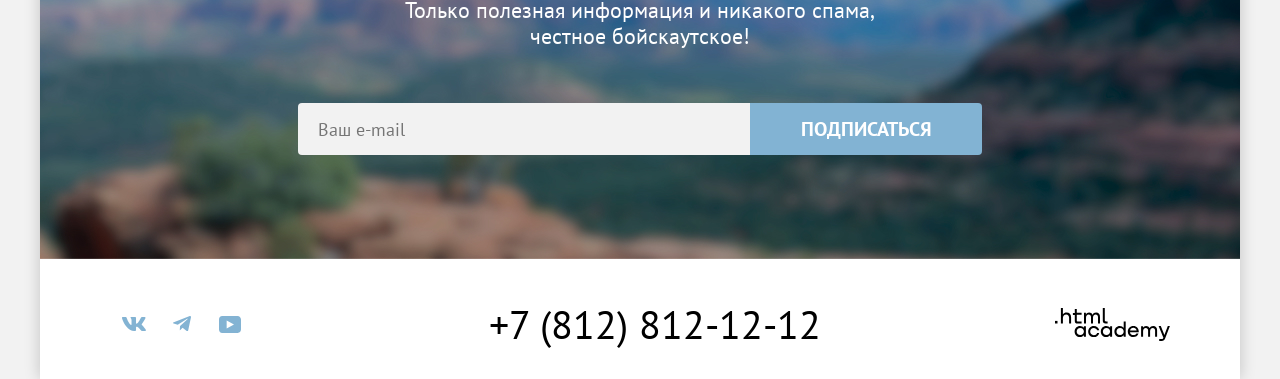
<file: modal.html>
<!DOCTYPE html>

<html lang="ru">

  <head>

    <meta charset="utf-8">
    <title>HTML Academy: Седона</title>
    <link rel="shortcut icon" href="./favicon.ico" sizes="32x32" type="image/x-icon">
    <link rel="stylesheet" href="./styles/styles.css">

  </head>

  <body>

    <div class="page-container">

      <header class="page-header" data-test="header">
        <!-- Шапка сайта -->

        <a class="logo logo__header" href="./index.html">

          <img class="logo__images" src="./images/decorative/sedona-logo.svg"
            width="140" height="70" alt="Логотип Седоны">

        </a>

        <nav class="navigation-menu">

          <ul class="navigation-menu-list">

            <li class="navigation-menu-item">

              <a class="navigation-menu-link navigation-menu-link__active
                title title__smaller" href="#">
                Главная
              </a>

            </li>

            <li class="navigation-menu-item">

              <a class="navigation-menu-link title title__smaller" href="#">
                О Седоне
              </a>

            </li>

            <li class="navigation-menu-item">

              <a class="navigation-menu-link title title__smaller"
                href="./catalog.html">
                Гостиницы
              </a>

            </li>

          </ul>

        </nav>

        <ul class="user-menu-list">

          <li class="user-menu-item">

            <a class="user-menu-link user-menu-link__search" href="#">
              <span class="visually-hidden">Поиск</span>
            </a>

          </li>

          <li class="user-menu-item">

            <a class="user-menu-link user-menu-link__favorites" href="#">
              <span class="visually-hidden">Избранное</span>
              <span class="favorite-count">12</span>
            </a>

          </li>

        </ul>

        <a class="button button__user-menu" href="#">
          ХОЧУ СЮДА!
        </a>

      </header>

      <main class="main" data-test="main">
        <!-- Основное содержимое страницы -->

        <section class="hero" data-test="hero">

          <h1 class="visually-hidden">
            Сайт города Седона
          </h1>

          <img class="hero-img" src="./images/decorative/welcome.svg"
            width="458" height="352" alt="Welcome to the gorgeous Sedona,
            because the Grand Canyon sucks!">

        </section>

        <section class="advantages" data-test="advantages">

          <header class="advantages-header">

            <h2 class="title title__medium advantages-header-title">
              Седона — небольшой городок в Аризоне, заслуживающий большего!
            </h2>

            <p class="text text__secondary">
              Рассмотрим причины, по которым Седона круче, чем Гранд-Каньон!
            </p>

          </header>

          <ul class="advantages-list">

            <li class="advantages-item advantages-item__with-picture-right">

              <div class="advantages-item-text">

                <h3 class="title title__small text__on-bg advantages-item-title
                  advantages-item-title__on-bg">
                  Настоящий городок
                </h3>

                <p class="text text__small text__on-bg">
                  Седона — не аттракцион для туристов, там течёт своя жизнь
                </p>

              </div>

              <img class="advantages-photo" src="./images/photo-1.jpg"
                width="800" height="385" alt="Части улицы Седоны">

            </li>

            <li class="advantages-item">

              <div class="advantages-item-text">

                <h3 class="title title__small advantages-item-title">
                  Небольшая площадь
                </h3>

                <p class="text text__small">
                  Все достопримечательности находятся очень близко
                </p>

              </div>

            </li>

            <li class="advantages-item">

              <div class="advantages-item-text">

                <h3 class="title title__small advantages-item-title">
                  Красивая дорога
                </h3>

                <p class="text text__small">
                  Ехать в Седону из Лас-Вегаса совсем не скучно!
                </p>

              </div>

            </li>

            <li class="advantages-item">

              <div class="advantages-item-text">

                <h3 class="title title__small advantages-item-title">
                  Мало туристов
                </h3>

                <p class="text text__small">
                  Большинство едет в Гранд Каньон и толпится там
                </p>

              </div>

            </li>

            <li class="advantages-item advantages-item__with-picture-left">

              <div class="advantages-item-text">

                <h3 class="title title__small text__on-bg advantages-item-title
                  advantages-item-title__on-bg">
                  Там есть<br>мост дьявола
                </h3>

                <p class="text text__small text__on-bg">
                  Да, по нему можно пройти! Если вы осмелитесь, разумеется
                </p>

              </div>

              <img class="advantages-photo" src="./images/photo-2.jpg"
                width="800" height="385" alt="Большая природная каменная врка">

            </li>

          </ul>

        </section>

        <section class="service" data-test="service">

          <header class="service-header">

            <h2 class="title title__medium service-header-title">
              Приезжайте в Седону отдохнуть в комфорте и уюте!
            </h2>

            <p class="text text__secondary">
              Опытный персонал и качественное обслуживание!
            </p>

          </header>

          <ul class="service-list">

            <li class="service-item service-item__home">

              <h3 class="title title__small service-item-title">
                Жильё
              </h3>

              <p class="text text__small text__secondary">
                Рекомендуем пожить<br>в настоящем мотеле,<br>всё как в кино!
              </p>

            </li>

            <li class="service-item service-item__food">

              <h3 class="title title__small service-item-title">
                Еда
              </h3>

              <p class="text text__small text__secondary">
                Всегда заказывайте<br>топовый фирменный бургер, вы не разочаруетесь!
              </p>

            </li>

            <li class="service-item service-item__souvenir">

              <h3 class="title title__small service-item-title">
                Сувениры
              </h3>

              <p class="text text__small text__secondary">
                Не только китайского,<br>но и настоящего местного производства!
              </p>

            </li>

          </ul>

        </section>

        <section class="search" data-test="search">

          <h2 class="visually-hidden">
            Поиск гостинницы
          </h2>

          <p class="title title__medium search-title">
            Заинтересовались?
          </p>

          <p class="text text__secondary search-text">
            Укажите предполагаемые даты поездки,<br>и мы покажем вам
            лучшие предложения гостиниц в Седоне
          </p>

          <button class="button button__big-text button__search" type="button"
            onclick="document.getElementById('search-hotel').showModal()">
            Поиск гостиницы в Седоне
          </button>

        </section>

        <section class="subscribe subscribe__main" data-test="subscribe">

          <h2 class="title title__medium text__on-bg subscribe-title">
            Подпишитесь на рассылку
          </h2>

          <p class="text text__on-bg subscribe-text">
            Только полезная информация и никакого спама,<br>
            честное бойскаутское!
          </p>

          <form class="subscription-form" action="https://echo.htmlacademy.ru/"
            method="post">

            <label class="visually-hidden" for="subscriptions-email">
              Email
            </label>

            <input class="input input__subscriptions" type="email"
              name="subscriptions-email" id="subscriptions-email" placeholder="Ваш e-mail"
              required>

            <button class="button button__big-text button__secondary
              button__subscribe" type="submit">
              Подписаться
            </button>

          </form>

        </section>

      </main>

      <footer class="page-footer" data-test="footer">
        <!-- подвал сайта -->

        <ul class="social-list">

          <li class="social-item">

            <a class="social-link social-link__vk" href="https://vk.com/htmlacademy">
              <span class="visually-hidden">Ссылка на страницу в ВК</span>
            </a>

          </li>

          <li class="social-item">

            <a class="social-link social-link__tg" href="https://t.me/htmlacademy">
              <span class="visually-hidden">Ссылка на группу в Telegram</span>
            </a>

          </li>

          <li class="social-item">

            <a class="social-link social-link__youtube"
              href="https://www.youtube.com/user/htmlacademyru">
              <span class="visually-hidden">Ссылка на канал в YouTube</span>
            </a>

          </li>

        </ul>

        <a class="phone-link text text__phone" href="tel:+78128121212">
          +7 (812) 812-12-12
        </a>

        <a class="logo logo__html-academy"
          href="https://htmlacademy.ru/intensive/htmlcss">
          <span class="visually-hidden">Ссылка на курс HtmlAcademy</span>
        </a>

      </footer>

      <dialog class="modal" id="search-hotel" data-test="modal">
        <!-- модальное окно -->

        <button class="close-modal" type="button"
          onclick="document.getElementById('search-hotel').close()">
          <span class="visually-hidden">
            Закрыть
          </span>
        </button>

        <section class="modal-content">

          <h2 class="title title__medium search-form-title">
            Поиск гостиницы в Седоне
          </h2>

          <form class="search-hotel-form" action="https://echo.htmlacademy.ru/"
              method="post">

            <p class="title title__smaller text__arrival-date">
              Дата заезда:
            </p>

            <label class="label-date" for="arrival-date">
              <input class="input input__date" type="text" id="arrival-date"
                name="arrival-date" placeholder="Введите дату"
                value="27 апреля 2020" required>
            </label>

            <p class="text text__smaller text__error
              text__modal-date-arrival">
              Мы не можем отправить вас в прошлое.
            </p>

            <p class="title title__smaller text__departure-date">
              Дата выезда:
            </p>

            <label class="label-date label-date__departure" for="departure-date">
              <input class="input input__date" type="text" id="departure-date"
                name="departure-date" placeholder="Введите дату"
                value="1 сентября 2023" required>
            </label>

            <p class="text text__smaller text__modal-date-departure">
              На эти даты есть свободные номера. Пока есть.
            </p>

            <div class="persons">

              <div class="person-count person-count__adults">

                <p class="title title__smaller person-definition">
                  Взрослые:
                </p>

                <div class="count-wrapper">

                  <button class="button-count button-count-plus" type="button"
                    name="burron-count-plus-adults">
                    <span class="visually-hidden">
                      Кнопка плюс
                    </span>
                  </button>

                  <label class="label-count" for="adults">
                    <input class="input input__count" type="number"
                      id="adults" name="adults" value="2" required>
                  </label>

                  <button class="button-count button-count-minus" type="button"
                    name="burron-count-minus-adults">
                    <span class="visually-hidden">
                      Кнопка минус
                    </span>
                  </button>

                </div>

              </div>

              <div class="person-count person-count__children">

                <div class="text-children-wrapper">

                  <p class="title title__smaller person-definition">
                    Дети:
                  </p>

                  <button class="button-info" type="button">

                    <span class="visually-hidden">
                      Подсказка о количестве детей
                    </span>

                    <span class="text text__on-bg text__tooltip">
                    Укажите количество детей, которые будут с вами,
                    возраст которых от 6 до 18 лет. Дети до 6 лет
                    размещаются бесплатно.
                  </span>

                  </button>

                </div>

                <div class="count-wrapper">

                  <button class="button-count button-count-plus" type="button"
                    name="burron-count-plus-children">
                    <span class="visually-hidden">
                      Кнопка плюс
                    </span>
                  </button>

                  <label class="label-count" for="children">
                    <input class="input input__count" type="number"
                      id="children" name="children" value="2" required>
                  </label>

                  <button class="button-count button-count-minus" type="button"
                    name="burron-count-minus-children">
                    <span class="visually-hidden">
                      Кнопка минус
                    </span>
                  </button>

                </div>

              </div>

            </div>

            <button class="button button__secondary button__search-modal"
              type="submit">
              Найти
            </button>

          </form>

        </section>

      </dialog>

    </div>

  <script>
    window.onload = function() {
      document.getElementById('search-hotel').showModal();
    };
  </script>

  </body>

</html>
</file>
<file: styles/styles.css>
:root {
  /* задание цветовой палитры по стайлгайду */
  --text-primary: #000000;
  --text-secondary: #333333;
  --text-on-bg: #ffffff;
  --text-on-bg-hover: rgba(255, 255, 255, 60%);
  --text-on-bg-active: rgba(255, 255, 255, 30%);
  --text-error: #ff5757;
  --text-hover:#756157;
  --text-active: rgba(117, 97, 87, 30%);

  --button-primary: #756157;
  --button-secondary: #82b3d3;
  --button-selected: #7db54f;
  --button-primary-hover: #615048;
  --button-secondary-hover: #68a2ca;
  --button-selected-hover: #6c9e42;
  --button-active-text: rgba(255, 255, 255, 30%);
  --button-disabled:#e5e5e5;

  --bg-basic: #ffffff;
  --bg-main: #82b3d3;
  --bg-secondary-1: rgba(131, 179, 211, 12%);
  --bg-secondary-2: rgba(131, 179, 211, 20%);
  --bg-range: rgba(255, 255, 255, 30%);
  --bg-modal: rgba(242, 242, 242, 80%);
  --bg-modal-date: rgba(0, 0, 0, 30%);
  --bg-dark: #333333;

  --icon-basic: #000000;
  --icon-secondary: #83b3d3;
  --icon-secondary-hover: #68a2ca;
  --icon-secondary-active: rgba(104, 162, 202, 30%);
  --icon-text: #7db54f;
  --icon-hover: #756157;
  --icon-active: rgba(117, 97, 87, 30%);

  --form-inputs: #3f5e72;
  --form-elements-1: #e5e5e5;
  --form-elements-2: #f2f2f2;
}

/* подключение шрифтов */
@font-face {
  font-family: "PT Sans";
  font-style: normal;
  font-weight: 400;
  src: url("./../fonts/ptsans-400.woff2") format("woff2");
  font-display: swap;
}

@font-face {
  font-family: "PT Sans";
  font-style: normal;
  font-weight: 700;
  src: url("../fonts/ptsans-700.woff2") format("woff2");
  font-display: swap;
}

/* базовые стили */
*,
*::after,
*::before {
  box-sizing: border-box;
}

html {
  height: 100%;
}

body {
  font-family: "PT Sans", sans-serif;
  font-style: normal;
  height: 100%;
  background-color: var(--form-elements-2);
  margin: 0;
}

.page-container {
  display: flex;
  flex-direction: column;
  width: 1200px;
  min-height: 100%;
  margin: 0 auto;
  background-color: var(--bg-basic);
  box-shadow: 0 0 15px rgba(0, 0, 0, 0.2);
}

.visually-hidden {
  position: absolute;
  width: 1px;
  height: 1px;
  padding: 0;
  margin: -1px;
  overflow: hidden;
  clip: rect(0, 0, 0, 0);
  border: 0;
}

/* шрифты заголовков */
.title {
  font-family: inherit;
  font-weight: 700;
  text-transform: capitalize;
  color: var(--text-primary);
  margin: 0;
}

.title__big {
  font-size: 60px;
  line-height: 78px;
}

.title__medium {
  font-size: 30px;
  line-height: 36px;
  text-transform: uppercase;
}

.title__small {
  font-size: 24px;
  line-height: 28px;
  text-transform: uppercase;
}

.title__small-nonecase {
  font-size: 24px;
  line-height: 28px;
  text-transform: none;
}

.title__smaller {
  font-size: 20px;
  line-height: 24px;
}

/* шрифты для основного контента */
.text {
  margin: 0;
  font-family: inherit;
  font-size: 22px;
  line-height: 26px;
  color: var(--text-primary);
}

.text__phone {
  font-size: 40px;
  line-height: 40px;
}

.text__small {
  font-size: 18px;
  line-height: 21px;
}

.text__smaller {
  font-size: 16px;
  line-height: 21px;
}

.text__secondary {
  color: var(--text-secondary);
}

.text__on-bg {
  color: var(--text-on-bg);
}

.text__error {
  color: var(--text-error);
}

.text__right {
  text-align: right;
}

/* кнопки */
.button {
  display: block;
  min-height: 36px;
  font-family: inherit;
  text-transform: uppercase;
  font-size: 16px;
  line-height: 20px;
  font-weight: 700;
  text-align: center;
  border:none;
  border-radius: 4px;
  color: var(--text-on-bg);
  padding: 8px;
  background-color: var(--button-primary);
}

.button:not(:disabled):hover {
  background-color: var(--button-primary-hover);
}

.button:active {
  color: var(--button-active-text);
}

.button:disabled {
  background-color: var(--button-disabled);
}

.button__secondary {
  background-color: var(--button-secondary);
}

.button__secondary:not(:disabled):hover {
  background-color: var(--button-secondary-hover);
}

.button__secondary:focus-visible {
  background-color: var(--button-secondary-hover);
}

.button__selected {
  background-color: var(--button-selected);
}

.button__selected:not(:disabled):hover {
  background-color: var(--button-selected-hover);
}

.button__selected:focus-visible {
  background-color: var(--button-selected-hover);
}

.button__reset {
  background-color: transparent;
}

.button__reset:not(:disabled):hover {
  background-color: transparent;
  opacity: 60%;
}

.button__reset:focus-visible {
  outline: 3px solid var(--icon-secondary);
}

.button__reset:disabled {
  background-color: transparent;
  opacity: 10%;
}

.button__big-text {
  min-height: 52px;
  font-size: 20px;
  line-height: 36px;
}

.button__text-regular {
  font-weight: 400;
}

.button__text-titlecase {
  font-weight: 400;
  text-transform: capitalize;
}

/* input */
.input {
  display: block;
  font-family: inherit;
  font-size: 18px;
  line-height: 24px;
  font-weight: 700;
  color: var(--text-primary);
  background-color: var(--form-elements-2);
}

.input::placeholder {
  font-weight: 400;
}

.input:not(:disabled):hover {
  background-color: var(--form-elements-1);
}

.input:focus-visible {
  background-color: var(--form-elements-1);
}

/* блок header */
.page-header {
  display: flex;
  align-items: flex-start;
  padding: 0 70px;
  background-color: var(--bg-basic);
  position: relative;
}

.logo__header {
  min-width: 140px;
  height: 100%;
  margin-right: 30px;
}

.logo__header:hover {
  opacity: 30%;
}

.logo__images {
  display: block;
  width: 140px;
  height: 70px;
  margin: 0 -2px -6px 0;
}

.navigation-menu {
  max-width: 600px;
  margin-right: auto;
  padding-right: 20px;
}

.navigation-menu-list {
  display: flex;
  flex-wrap: wrap;
  margin: 0;
  padding: 0;
  list-style: none;
}

.navigation-menu-link {
  display: block;
  padding: 20px 16px;
  text-decoration: none;
}

.navigation-menu-link:hover {
  color: var(--text-hover);
}

.navigation-menu-link__active {
  position: relative;
}

.navigation-menu-link__active::after {
  content: "";
  position: absolute;
  display: block;
  width: calc(100% - 32px);
  bottom: -1px;
  border-bottom: 2px solid #756257;
  z-index: 1;
}

.user-menu-list {
  display: flex;
  flex-wrap: wrap;
  margin: 0;
  margin-right: 20px;
  padding: 0;
  min-width: 88px;
  max-width: 140px;
  list-style: none;
}

.user-menu-link {
  display: block;
  min-width: 44px;
  min-height: 64px;
  text-decoration: none;
  color: var(--text-on-bg);
  background-position: center center;
  background-repeat: no-repeat;
}

.user-menu-link:hover {
  background-color: var(--bg-secondary-1);
}

.user-menu-link__search {
  background-image: url("../images/icons/search.svg");
}

.user-menu-link__favorites {
  background-image: url("../images/icons/heart.svg");
}

.favorite-count {
  display: block;
  width: 20px;
  height: 20px;
  font-size: 10px;
  line-height: 20px;
  text-align: center;
  background-color: var(--icon-text);
  border-radius: 50%;
  position: relative;
  top: 11px;
  left: 20px;
}

.button__user-menu {
  min-width: 160px;
  max-width: 300px;
  margin: 0;
  margin-top: 14px;
  text-decoration: none;
}

/* блок main */
.main {
  flex-grow: 1;
  background-color: var(--bg-basic);
}

/* страница index.html */
/* секция hero */
.hero {
  padding: 51px 0 82px;
  background-color: var(--bg-dark);
  background-image: url("../images/decorative/devider.svg"),
    url("../images/hero-background.jpg");
  background-position: bottom center;
  background-repeat: no-repeat;
  background-size: 100%;
}

.hero-img {
  display: block;
  margin: 0 auto;
  width: 458px;
  height: 352px;
}

/* секция advantages */
.advantages {
  text-align: center;
}

.advantages-header {
  padding: 69px 270px;
  margin-bottom: 21px;
}

.advantages-header-title {
  margin-bottom: 25px;
}

.advantages-list {
  margin: 0;
  padding: 0;
  list-style: none;
  display: grid;
  grid-template-columns: repeat(3, 400px);
  flex-wrap: wrap;
}

.advantages-item {
  display: flex;
  align-items:center;
  min-height: 385px;
}

.advantages-item:nth-child(even) {
  background-color: var(--bg-secondary-1);
}

.advantages-item:nth-child(odd) {
  background-color: var(--bg-secondary-2);
}

.advantages-item-text {
  margin: 0 84px;
  padding: 20px 0;
}

.advantages-item.advantages-item__with-picture-right {
  grid-column: 1/-1;
  background-color: var(--bg-main);
  display: flex;
}

.advantages-item.advantages-item__with-picture-left {
  grid-column: 1/-1;
  background-color: var(--bg-main);
  display: flex;
  flex-direction: row-reverse;
}

.advantages-photo {
  display: block;
  width: 800px;
  height: 385px;
}

.advantages-item-title {
  margin: 0 28px 62px;
  position: relative;
}

.advantages-item-title::after {
  content: "";
  display: block;
  width: 58px;
  height: 0;
  border: 1px solid rgba(0, 0, 0, 30%);
  /*border 1px, так как внутри рамки пусто, получается линия в 2px*/
  position: absolute;
  left: calc(50% - 30px);
  bottom: -30px;
}

.advantages-item-title__on-bg::after {
  border: 1px solid rgba(255, 255, 255, 30%);
}

/* секция service */
.service {
  text-align: center;
}

.service-header {
  padding: 64px 345px;
}

.service-header-title {
  margin-bottom: 20px;
}

.service-list {
  margin: 0;
  padding: 0;
  display: grid;
  grid-template-columns: repeat(3, 400px);
}

.service-item {
  list-style: none;
  min-height: 385px;
  padding: 183px 85px 81px;
  background-repeat: no-repeat;
  background-position: center 81px;
}

.service-item:nth-of-type(2n + 1) {
  background-color: var(--bg-secondary-1);
}

.service-item-title {
  margin-bottom: 30px;
}

.service-item__home {
  background-image: url("../images/decorative/service-home.svg");
}

.service-item__food {
  background-image: url("../images/decorative/service-food.svg");
}

.service-item__souvenir {
  background-image: url("../images/decorative/service-souvenir.svg");
}

/* секция search */
.search {
  text-align: center;
  padding: 96px 304px;
}

.search-title {
  margin-bottom: 20px;
}

.search-text {
  margin-bottom: 54px;
}

.button__search {
  min-width: 376px;
  margin: 0 auto;
}

/* секция subscribe */
.subscribe {
  padding: 96px 258px 104px;
  text-align: center;
}

.subscribe__main {
  background-color: var(--bg-dark);
  background-image: url("../images/subscribe.jpg");
  background-repeat: no-repeat;
  background-size: cover;
}

.subscribe-title {
  margin-bottom: 21px;
}

.subscribe-text {
  margin-bottom: 54px;
}

.subscription-form {
  display: flex;
}

.input__subscriptions {
  width: 452px;
  height: 52px;
  padding: 14px 20px;
  border: 0;
  border-radius: 4px 0 0 4px;
}

.button__subscribe {
  width: 232px;
  border: 0;
  border-radius: 0 4px 4px 0;
}

/* модальное окно */
.modal {
  width: 717px;
  min-height: 576px;
  padding: 64px 70px;
  border:none;
  border-radius: 30px;
  margin: auto;
  position: fixed;
}

.modal::backdrop {
  background-color: var(--bg-modal);
}

.close-modal {
  position: absolute;
  width: 52px;
  height: 52px;
  margin: 0;
  padding: 0;
  border: none;
  border-radius: 50%;
  right: 52px;
  background-color: var(--form-elements-2);
}

.close-modal::after {
  content: "";
  position: absolute;
  display: block;
  width: 52px;
  height: 52px;
  mask-image: url("../images/icons/cross.svg");
  mask-repeat: no-repeat;
  mask-position: center;
  background-color: var(--icon-basic);
  top: 0;
}

.close-modal:not(:disabled):hover {
  background-color: var(--form-elements-1);
}

.close-modal:focus-visible {
  background-color: var(--form-elements-1);
}

.close-modal:active {
  background-color: var(--form-elements-1);
}

.close-modal:active::after {
  background-color: var(--bg-modal-date);
}

.search-form-title {
  margin-bottom: 64px;
}

.search-hotel-form {
  display: grid;
  grid-template-columns: auto 440px;
}

.text__arrival-date {
  grid-row: 1/3;
  padding: 12px 8px 12px 0;
}

.text__departure-date {
  grid-row: 3/5;
  padding: 12px 8px 12px 0;
}

.label-date {
  display: block;
  position: relative;
}

.label-date::after {
  content: "";
  position: absolute;
  display: block;
  width: 20px;
  height: 20px;
  mask-image: url("../images/icons/date.svg");
  background-color: var(--bg-modal-date);
  mask-repeat: no-repeat;
  mask-position: center;
  top: 14px;
  right: 20px;
}

.input__date {
  width: 100%;
  height: 48px;
  padding: 12px 20px;
  border:none;
  border-radius: 4px;
}

.text__modal-date-arrival {
  padding: 4px 20px;
  min-height: 48px;
}

.text__modal-date-departure {
  padding: 4px 20px;
  min-height: 48px;
}

.persons {
  grid-column: 1/-1;
  display: flex;
  flex-wrap: wrap;
  margin-bottom: 48px;
}

.person-count {
  display: flex;
  gap: 5px;
  align-items: center;
}

.person-definition {
  max-width: 137px;
  margin-right: auto;
}

.person-count__adults {
  min-width: 247px;
  margin-right: auto;
}

.person-count__children {
  min-width: 242px;
}

.text-children-wrapper {
  display: flex;
  gap: 10px;
  margin-right: auto;
  align-items: center;
  position: relative;
}

.button-info {
  width: 26px;
  height: 26px;
  margin: 0;
  padding: 0;
  border: none;
  border-radius: 50%;
  background-color: var(--icon-secondary);
  position: relative;
  flex-shrink: 0;
}

.button-info::after {
  content: "";
  position: absolute;
  width: 26px;
  height: 26px;
  mask-image: url("../images/icons/info.svg");
  mask-repeat: no-repeat;
  mask-position: center;
  background-color: var(--bg-basic);
  top: 0;
  left: 0;
}

.text__tooltip {
  display: none;
  position: absolute;
  width: 256px;
  font-size: 16px;
  line-height: 20px;
  padding: 15px 18px 18px 22px;
  border-radius: 10px;
  background-color: var(--bg-dark);
  top: 40px;
  right: -115px;
}

.text__tooltip::after {
  content: "";
  position: absolute;
  width: 19px;
  height: 9px;
  background-color: var(--bg-dark);
  background-image:
    linear-gradient(135deg, var(--bg-basic) 33%, transparent 33%),
    linear-gradient(225deg, var(--bg-basic) 33%, transparent 33%);
  top: -9px;
  left: calc(50% - 10px);
}

.button-info:not(:disabled):hover > .text__tooltip,
.button-info:not(:disabled):focus-visible > .text__tooltip
 {
  display: block;
}

.count-wrapper {
  display: flex;
  align-items:center;
  min-width: 110px;
  padding: 12px 10px;
  background-color: var(--form-elements-2);
  border-radius: 4px;
}

.button-count {
  width: 20px;
  height: 20px;
  padding: 0;
  border: none;
  border-radius: 4px;
  position: relative;
  background-color: transparent;
}

.button-count::after {
  content:"";
  position: absolute;
  width: 20px;
  height: 20px;
  top: 0;
  left: 0;
  mask-repeat: no-repeat;
  mask-position: center;
  background-color: var(--text-active);
}

.button-count-plus::after {
  mask-image: url("../images/icons/plus.svg");
}

.button-count-minus::after {
  mask-image: url("../images/icons/minus.svg");
}

.button-count:not(:disabled):hover::after {
  background-color: var(--icon-basic);
}

.button-count:focus-visible::after {
  background-color: var(--icon-basic);
}

.button-count:active::after {
  background-color: var(--text-primary);
  opacity: 30%;
}

.input__count {
  width: 31px;
  border: none;
  padding: 0;
  margin: 0 10px;
  text-align: center;
  appearance: textfield;
}

.input__count::-webkit-inner-spin-button,
.input__count::-webkit-outer-spin-button {
  appearance: none;
}

.button__search-modal {
  grid-column: 1/-1;
  height: 60px;
  font-size: 20px;
  line-height: 24px;
}

/* страница catalog.html */
/* секция catalog-header */
.catalog-section-header {
  min-height: 412px;
  padding: 35px 70px 70px;
  background-color: var(--bg-dark);
  background-image: url("../images/cataloge-filter.jpg");
  background-repeat: no-repeat;
  background-size: cover;
}

.catalog-section-title {
  margin-bottom: 8px;
}

.breadcrubs {
  margin-bottom: 40px;
}

.breadcrubs-list {
  margin: 0;
  padding: 0;
  display: flex;
  flex-wrap: wrap;
  gap: 24px;
  min-height: 21px;
  list-style: none;
}

.breadcrubs-item {
  position: relative;
}

.breadcrubs-item:not(:last-child)::after {
  content: "";
  position: absolute;
  top: 0;
  right: -15px;
  width: 8px;
  height: 100%;
  mask-image: url("../images/icons/breadcrumbs.svg");
  mask-repeat: no-repeat;
  mask-position: center center;
  background-color: var(--bg-basic);
}

.breadcrubs-link {
  text-decoration: none;
}

.breadcrubs-item:not(:last-of-type) .breadcrubs-link:hover {
  color: var(--text-on-bg-hover);
}

.breadcrubs-item:not(:last-of-type) .breadcrubs-link:active {
  color: var(--text-on-bg-active);
}

.breadcrubs-link__home {
  display: block;
  min-width: 17px;
  min-height: 21px;
}

.breadcrubs-link__home::after {
  content: "";
  display: block;
  min-width: 17px;
  min-height: 21px;
  mask-image: url("../images/icons/home.svg");
  mask-repeat: no-repeat;
  mask-position: center;
  background-color: var(--bg-basic);
}

.breadcrubs-link__home:hover::after {
  background-color: var(--text-on-bg-hover);
}

.breadcrubs-link__home:active::after {
  background-color: var(--text-on-bg-active);
}

.catalog-filter-form {
  display: flex;
  flex-wrap: wrap;
}

.filter-wrapper {
  display: flex;
  flex-wrap: wrap;
  gap: 70px;
  margin-right: auto;
}

.price-with-button-wrapper {
  display: flex;
  gap: 70px;
}

.form-group {
  margin: 0;
  padding: 0;
  min-width: 150px;
  border:none;
}

.form-group-legend {
  margin-bottom: 32px;
  padding: 0;
  max-width: 215px;
}

.label__form {
  display: block;
  max-width: 215px;
  padding-left: 32px;
  font-size: 18px;
  line-height: 23px;
  position: relative;
}

.label__form:not(:last-of-type) {
  margin-bottom: 16px;
}

.checkbox {
  appearance: none;
  margin: 0;
}

.checkbox::after {
  content: "";
  display: block;
  width: 20px;
  height: 20px;
  border:none;
  border-radius: 4px;
  background-color: var(--bg-basic);
  position: absolute;
  left: 0;
  top: 2px;
}

.checkbox:checked::after {
  background-image: url("../images/icons/checkbox.svg");
  background-repeat: no-repeat;
  background-size: 12px 10px;
  background-position: center;
}

.checkbox-label:has( > .checkbox:not(:disabled):hover) {
  opacity: 60%;
}

.checkbox:focus-visible {
  outline: none;
}

.checkbox:focus-visible::after {
  outline: 3px solid var(--icon-secondary);
}

.checkbox-label:has( > .checkbox:not(:disabled):active) {
  opacity: 30%;
}

.checkbox-label:has( > .checkbox:disabled) {
  opacity: 30%;
}

.radio-button {
  appearance: none;
  margin: 0;
}

.radio-button::after {
  content: "";
  display: block;
  width: 20px;
  height: 20px;
  border:none;
  border-radius: 50%;
  background-color: var(--bg-basic);
  position: absolute;
  left: 0;
  top: calc((100% - 20px) * 0.5);
}

.radio-button:checked::after {
  background-image: url("../images/icons/radio-button.svg");
  background-repeat: no-repeat;
  background-size: 12px 10px;
  background-position: center;
}

.radio-label:has( > .radio-button:not(:disabled):hover) {
  opacity: 60%;
}

.radio-button:focus-visible {
  outline: none;
}

.radio-button:focus-visible::after {
  outline: 3px solid var(--icon-secondary);
}

.radio-label:has( > .radio-button:not(:disabled):active) {
  opacity: 30%;
}

.radio-label:has( > .radio-button:disabled) {
  opacity: 30%;
}

.form-group-price {
  margin-left: auto;
}

.form-group-price-label-wrapper {
  display: flex;
  gap: 2px;
  max-width: 288px;
  margin-bottom: 36px;
}

.label-price {
  width: 143px;
  height: 48px;
  position: relative;
}

.input-price {
  width: 100%;
  border: none;
  padding: 12px 20px;
  appearance: textfield;
}

.input-price::placeholder {
  color: var(--text-primary);
  font-weight: 700;
}

.input-price::-webkit-inner-spin-button,
.input-price::-webkit-outer-spin-button {
  appearance: none;
}

.label-price:nth-of-type(2n + 1) .input-price{
  border-radius: 4px 0 0 4px;
}

.label-price:nth-of-type(2n) .input-price {
  border-radius: 0 4px 4px 0;
}

.input-text {
  display: block;
  position: absolute;
  right: 20px;
  top: 12px;
  opacity: 30%;
}

.form-group-price-range {
  width: 100%;
  height: 20px;
  display: flex;
  align-items:center;
}

.price-interval {
  width: 100%;
  height: 4px;
  background-image: linear-gradient(90deg, var(--bg-basic) 210px,
    var(--bg-range) 210px);
  position: relative;
}

.range-toogle {
  position: absolute;
  width: 20px;
  height: 20px;
  border-radius: 5px;
  border: none;
  background-color: var(--bg-basic);
  top: -8px;
}

.range-toogle:not(:disabled):hover {
  cursor: pointer;
  box-shadow: 0px 4px 10px 0px rgba(0, 0, 0, 0.25);
}

.range-toogle:active {
  border: 2px solid var(--icon-secondary);
  box-shadow: 0 4px 10px 0 rgba(0, 0, 0, 0.25);
}

.range-toogle__max {
  right: 61px;
}

.form-group-wrapper {
  min-width: 191px;
  min-height: 157px;
  padding-top: 56px;
}

.button__cataloge-filter {
  width: 191px;
}

.button__cataloge-filter:not(:last-of-type) {
  margin-bottom: 32px;
}

/* секция catalog */
.catalog {
  padding: 50px 70px 60px;
}

.catalog-header {
  display: flex;
  justify-content: space-between;
  min-height: 49px;
  margin-bottom: 40px;
}

.catalog-filter-wrapper {
  display: flex;
  gap: 70px;

}

.catalog-header-title {
  margin-right: auto;
  max-width: 530px;
  padding-top: 7px;
}


.catalog-select {
  width: 292px;
  height: 49px;
  padding: 11px 37px 11px 18px;
  appearance: none;
  border: 2px solid var(--form-elements-1);
  border-radius: 4px;
  background-color: var(--bg-basic);
  background-image:url("../images/icons/arrow.svg");
  background-repeat: no-repeat;
  background-position: center right 18px;
  cursor: pointer;
}

.catalog-select:not(:disabled):hover {
  border: 2px solid var(--button-secondary-hover);
}

.catalog-select:focus-visible {
  outline: none;
  border: 2px solid var(--button-secondary-hover);
}

.catalog-select:disabled {
  opacity: 70%;
  border: 2px solid rgba(0, 0, 0, 30%);
}

.card-view-list {
  list-style: none;
  display: flex;
  flex-wrap: wrap;
  gap: 8px;
  max-width: 216px;
  margin: 0;
  padding: 0;
}

.card-view-item {
  display: block;
}

.card-view-link {
  display: block;
  width: 48px;
  height: 48px;
  border: 2px solid var(--form-elements-2);
  border-radius: 4px;
  background-position: center center;
  background-repeat: no-repeat;
}

.card-view-link__active {
  border-color: var(--icon-basic);
}

.card-view-link__tile {
  background-image: url("../images/icons/tile.svg");
}

.card-view-link__card {
  background-image: url("../images/icons/slideshow.svg");
}

.card-view-link__list {
  background-image: url("../images/icons/list.svg");
}

.card-view-link:hover {
  border-color: var(--icon-basic);
}

.card-view-link:focus-visible {
  border-color: var(--icon-secondary-hover);
}

.card-view-link:active {
  border-color: var(--icon-basic);
}

.card-list {
  margin: 0;
  padding: 0;
  list-style: none;
  display: grid;
  grid-template-columns: repeat(3, 340px);
  gap: 20px;
  margin-bottom: 80px;
}

.card-item {
  display: grid;
  grid-template-columns: 140px 140px;
  grid-template-rows: 212px auto 1fr;
  gap: 16px 20px;
  min-height: 438px;
  padding: 20px;
  outline: 1px solid var(--form-elements-1);
}

.card-link {
  text-decoration: none;
}

.card-link > .title:hover {
  color: var(--text-hover);
}

.card-link > .title:focus-visible {
  color: var(--text-hover);
}

.card-link > .title:active {
  color: var(--text-active);
}

.card-link__image {
  display: block;
  order: -1;
  grid-column: 1/-1;
}

.card-link__image:hover {
  opacity: 30%;
}

.card-link__header {
  grid-column: 1/-1;
}

.card-img {
  display: block;
  width: 300px;
  height: 212px;
}

.card-list-stars {
  margin: auto 0;
  padding: 0;
  height: 17px;
  mask-image: url("../images/icons/star.svg");
  mask-repeat: space;
  background-color: var(--icon-secondary);
}

.card-list-stars__one-star {
  width: 20px;
}

.card-list-stars__two-star {
  width: 40px;
}

.card-list-stars__three-star {
  width: 63px;
}

.card-list-stars__four-star {
  width: 86px;
}

.card-list-stars__five-star {
  width: 109px;
}

.text-rating {
  margin: 0;
  padding: 8px;
  min-height: 36px;
  font-size: 16px;
  line-height: 20px;
  font-weight: 400;
  text-transform: uppercase;
  text-align: center;
  background-color: var(--form-elements-2);
  border-radius: 4px;
}

.pagination-list {
  display: flex;
  flex-wrap: wrap;
  gap: 8px;
  list-style: none;
  margin: 0;
  padding: 0;
}

.pagination-link {
  display: block;
  min-height: 60px;
  min-width: 60px;
  padding: 12px;
  text-decoration: none;
  font-size: 20px;
  line-height: 36px;
  font-weight: 700;
  text-align: center;
  color: var(--text-on-bg);
  background-color: var(--button-secondary);
  border-radius: 4px;
}

.pagination-link:not(.pagination-link-current):hover {
  background-color: var(--button-secondary-hover);
}

.pagination-link:not(.pagination-link-current):focus-visible {
  background-color: var(--button-secondary-hover);
}

.pagination-link:not(.pagination-link-current):active {
  color: var(--button-active-text);
}

.pagination-link-current {
  color: var(--text-primary);
  background-color: var(--form-elements-2);
}

.pagination-content {
  display: block;
  min-height: 60px;
  min-width: 60px;
  padding: 12px;
  font-size: 20px;
  line-height: 36px;
  text-align: center;
}

/* блок footer */
.page-footer {
  display: flex;
  align-items: center;
  gap: 42px;
  min-height: 120px;
  padding: 40px 70px 30px;
  background-color: var(--bg-basic);
}

.social-list {
  display: flex;
  list-style: none;
  padding: 0;
  margin: 0;
}

.social-item {
  display: block;
}

.social-link {
  display: block;
  min-width: 48px;
  min-height: 40px;
  position: relative;
}

.social-link::after {
  content: "";
  position: absolute;
  min-width: 48px;
  min-height: 40px;
  mask-position: center;
  mask-repeat: no-repeat;
  background-color: var(--icon-secondary);
}

.social-link__vk::after {
  mask-image: url("../images/decorative/vk-logo.svg");
}

.social-link__tg::after {
  mask-image: url("../images/decorative/tg-logo.svg");
}

.social-link__youtube::after {
  mask-image: url("../images/decorative/youtube-logo.svg");
}

.social-link:hover::after {
  background-color: var(--icon-secondary-hover);
}

.social-link:focus-visible::after {
  background-color: var(--icon-secondary-hover);
}

.social-link:active::after {
  background-color: var(--icon-secondary-active);
}

.phone-link {
  text-decoration: none;
  margin: auto;
}

.phone-link:hover {
  color: var(--text-hover);
}

.phone-link:focus-visible {
  color: var(--text-hover);
}

.phone-link:active {
  color: var(--text-active);
}

.logo__html-academy {
  display: block;
}

.logo__html-academy::after {
  content: "";
  display: block;
  min-width: 115px;
  min-height: 33px;
  mask-image: url("../images/decorative/html-academy.svg");
  mask-repeat: no-repeat;
  background-color: var(--icon-basic);
}

.logo__html-academy:hover::after {
  background-color: var(--icon-hover);
}

.logo__html-academy:focus-visible::after {
  background-color: var(--icon-hover);
}

.logo__html-academy:active::after {
  background-color: var(--icon-active);
}
</file>
